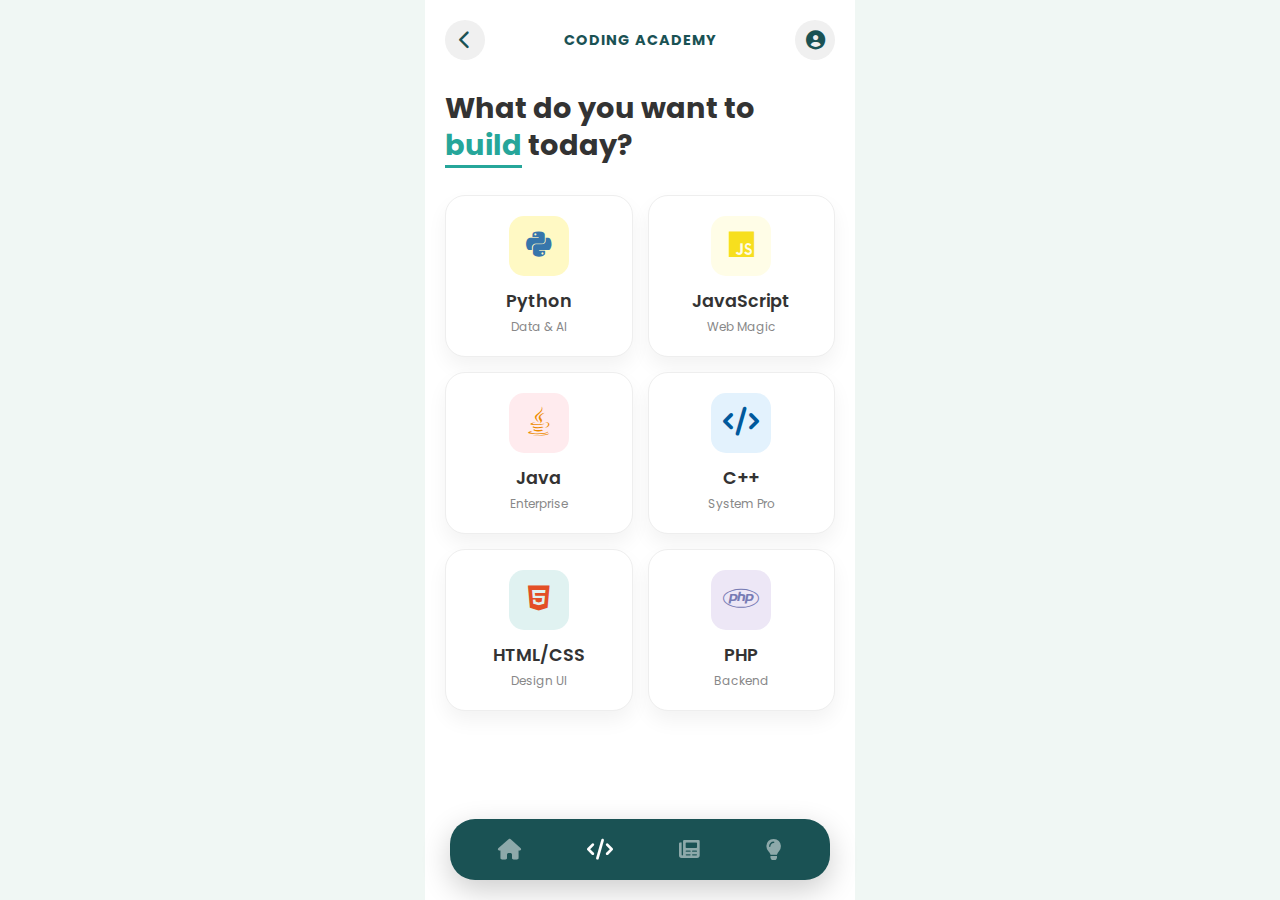
<file: coding.html>
<!DOCTYPE html>
<html lang="en">
<head>
    <meta charset="UTF-8">
    <meta name="viewport" content="width=device-width, initial-scale=1.0">
    <title>Knowsera - Coding Path</title>
    <link rel="stylesheet" href="coding.css">
    <link rel="stylesheet" href="https://cdnjs.cloudflare.com/ajax/libs/font-awesome/6.0.0/css/all.min.css">
</head>
<body>

    <div class="app-container">
        <header>
            <div class="top-bar">
                <a href="index.html" class="back-btn"><i class="fas fa-chevron-left"></i></a>
                <span class="page-title">Coding Academy</span>
                <div class="profile-icon"><i class="fas fa-user-circle"></i></div>
            </div>
            <div class="hero-section">
                <h1>What do you want to <span class="highlight">build</span> today?</h1>
            </div>
        </header>

        <div class="languages-grid">
            <a href="python.html" class="lang-card">
                <div class="icon-box python"><i class="fab fa-python"></i></div>
                <span>Python</span>
                <p>Data & AI</p>
            </a>

            <a href="javascript.html" class="lang-card">
                <div class="icon-box js"><i class="fab fa-js"></i></div>
                <span>JavaScript</span>
                <p>Web Magic</p>
            </a>

            <a href="java.html" class="lang-card">
                <div class="icon-box java"><i class="fab fa-java"></i></div>
                <span>Java</span>
                <p>Enterprise</p>
            </a>

            <a href="cpp.html" class="lang-card">
                <div class="icon-box cpp"><i class="fas fa-code"></i></div>
                <span>C++</span>
                <p>System Pro</p>
            </a>

            <a href="html-css.html" class="lang-card">
                <div class="icon-box web"><i class="fab fa-html5"></i></div>
                <span>HTML/CSS</span>
                <p>Design UI</p>
            </a>

            <a href="php.html" class="lang-card">
                <div class="icon-box php"><i class="fab fa-php"></i></div>
                <span>PHP</span>
                <p>Backend</p>
            </a>
        </div>

        <nav class="bottom-nav">
            <a href="index.html"><i class="fas fa-home"></i></a>
            <a href="coding.html" class="active"><i class="fas fa-code"></i></a>
            <a href="news.html"><i class="fas fa-newspaper"></i></a>
            <a href="skills.html"><i class="fas fa-lightbulb"></i></a>
        </nav>
    </div>

</body>
</html>
</file>
<file: coding.css>
@import url('https://fonts.googleapis.com/css2?family=Poppins:wght@300;400;600;700&display=swap');

:root {
    --primary: #1a5254;
    --accent: #26a69a;
    --bg-light: #f0f7f4;
    --card-shadow: 0 10px 20px rgba(0,0,0,0.05);
}

* {
    margin: 0;
    padding: 0;
    box-sizing: border-box;
    font-family: 'Poppins', sans-serif;
}

body {
    background-color: var(--bg-light);
    display: flex;
    justify-content: center;
    min-height: 100vh;
}

.app-container {
    width: 100%;
    max-width: 430px;
    background: white;
    min-height: 100vh;
    padding: 20px;
    position: relative;
    padding-bottom: 90px;
}

/* Top Bar */
.top-bar {
    display: flex;
    justify-content: space-between;
    align-items: center;
    margin-bottom: 30px;
}

.back-btn, .profile-icon {
    font-size: 1.2rem;
    color: var(--primary);
    text-decoration: none;
    width: 40px;
    height: 40px;
    background: #f0f0f0;
    display: flex;
    align-items: center;
    justify-content: center;
    border-radius: 50%;
}

.page-title {
    font-weight: 700;
    color: var(--primary);
    letter-spacing: 1px;
    text-transform: uppercase;
    font-size: 0.9rem;
}

/* Hero Section */
.hero-section h1 {
    font-size: 1.8rem;
    color: #333;
    line-height: 1.3;
    margin-bottom: 30px;
}

.highlight {
    color: var(--accent);
    border-bottom: 3px solid var(--accent);
}

/* Grid Design */
.languages-grid {
    display: grid;
    grid-template-columns: 1fr 1fr;
    gap: 15px;
}

.lang-card {
    background: #fff;
    border: 1px solid #eee;
    padding: 20px;
    border-radius: 20px;
    text-decoration: none;
    text-align: center;
    transition: all 0.3s ease;
    box-shadow: var(--card-shadow);
}

.lang-card:hover {
    transform: translateY(-5px);
    border-color: var(--accent);
}

.icon-box {
    width: 60px;
    height: 60px;
    margin: 0 auto 12px;
    display: flex;
    align-items: center;
    justify-content: center;
    font-size: 1.8rem;
    border-radius: 15px;
}

/* Icon Colors */
.python { background: #fff9c4; color: #3776ab; }
.js { background: #fffde7; color: #f7df1e; }
.java { background: #ffebee; color: #ed8b00; }
.cpp { background: #e3f2fd; color: #00599c; }
.web { background: #e0f2f1; color: #e34f26; }
.php { background: #ede7f6; color: #777bb4; }

.lang-card span {
    display: block;
    font-weight: 600;
    color: #333;
    font-size: 1.1rem;
}

.lang-card p {
    font-size: 0.75rem;
    color: #888;
    margin-top: 4px;
}

/* Bottom Nav */
.bottom-nav {
    position: fixed;
    bottom: 20px;
    left: 50%;
    transform: translateX(-50%);
    width: 85%;
    max-width: 380px;
    background: var(--primary);
    display: flex;
    justify-content: space-around;
    padding: 15px;
    border-radius: 25px;
    box-shadow: 0 10px 30px rgba(0,0,0,0.2);
}

.bottom-nav a {
    color: rgba(255,255,255,0.5);
    font-size: 1.3rem;
    transition: 0.3s;
}

.bottom-nav a.active {
    color: white;
}
</file>
